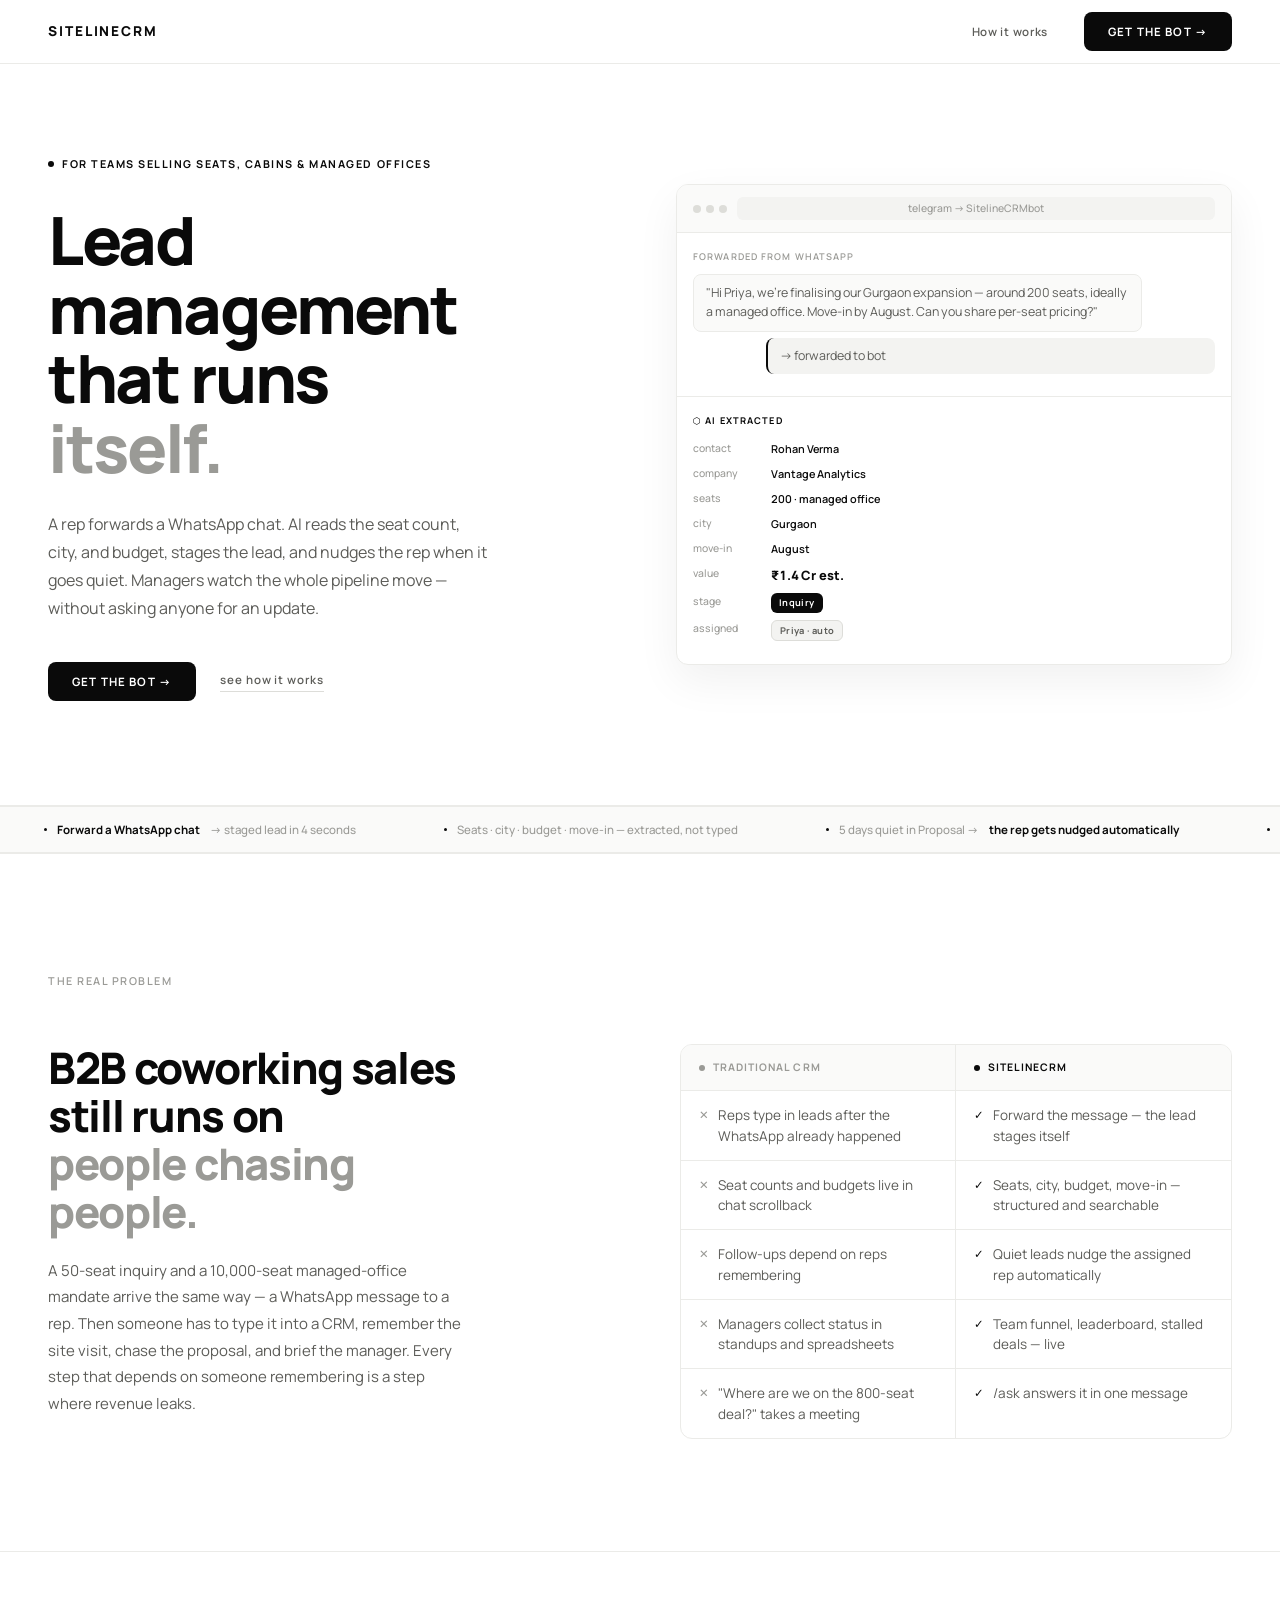
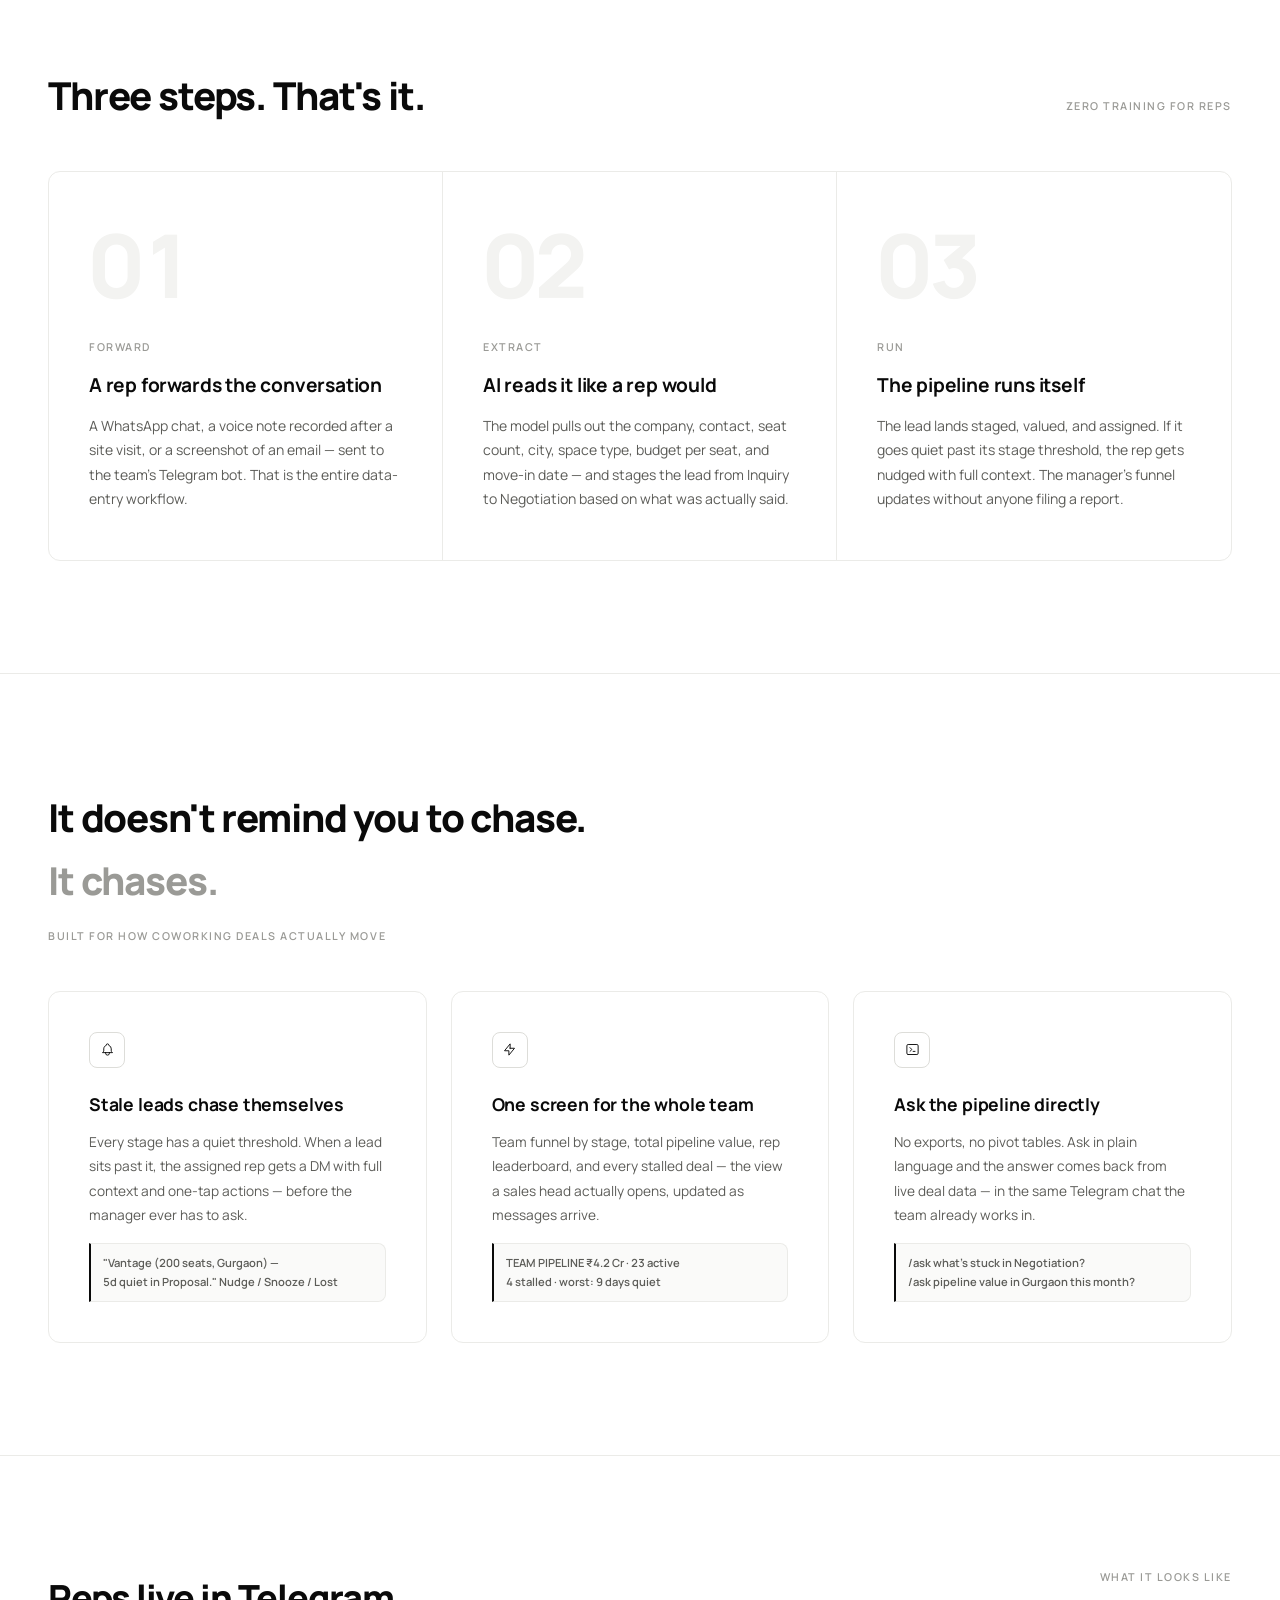
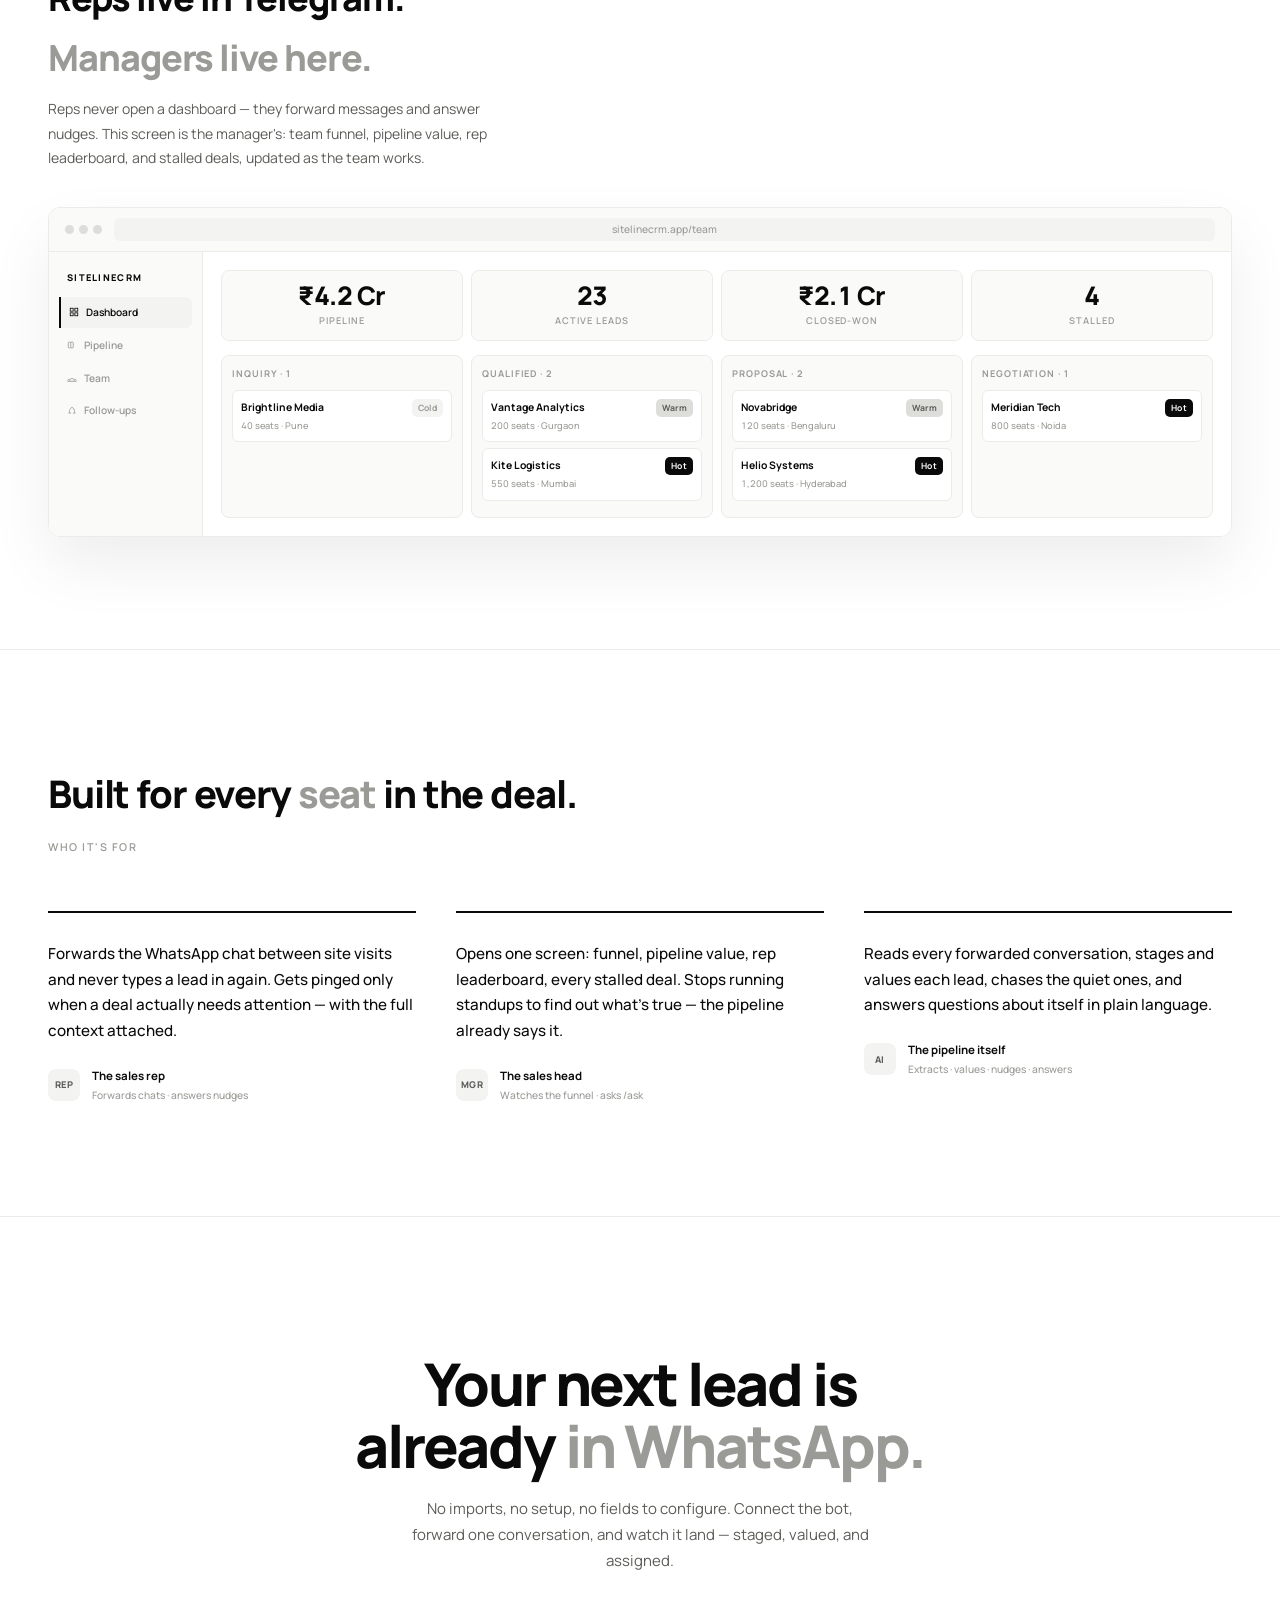
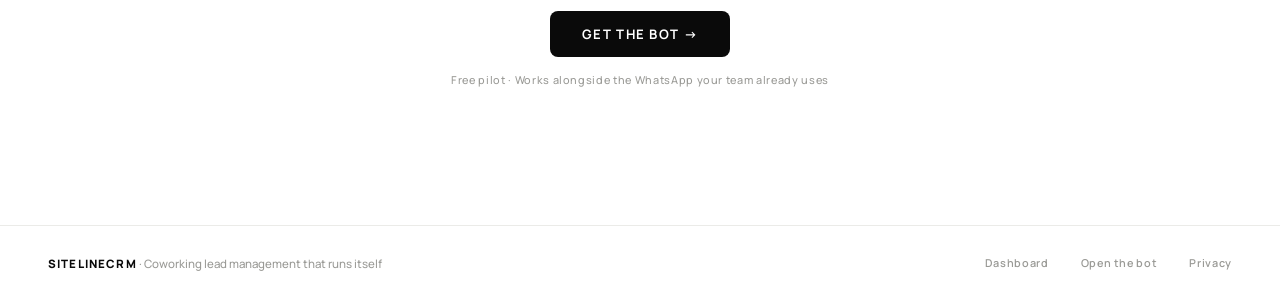
<file: landing/index.html>
<!DOCTYPE html>
<html lang="en">
<head>
  <meta charset="UTF-8" />
  <meta name="viewport" content="width=device-width, initial-scale=1.0" />
  <title>SitelineCRM — Coworking lead management that runs itself</title>
  <meta name="description" content="Forward a WhatsApp message and SitelineCRM stages the lead — seats, city, budget, move-in extracted by AI. Stale leads nudge the rep automatically. Managers see the whole team's pipeline live." />

  <link rel="preconnect" href="https://fonts.googleapis.com" />
  <link rel="preconnect" href="https://fonts.gstatic.com" crossorigin />
  <link href="https://fonts.googleapis.com/css2?family=Manrope:wght@400;500;600;700;800&display=swap" rel="stylesheet" />

  <style>
    /* ── TOKENS ───────────────────────────────────────── */
    :root {
      --bg:        #FFFFFF;
      --surface:   #FAFAF9;
      --surface-2: #F3F3F1;
      --border:    #EBEBE8;
      --border-2:  #DDDDD9;
      --ink:       #0A0A0A;
      --text:      #0A0A0A;
      --text-2:    #5C5C58;
      --text-3:    #9A9A96;
      --sans:      'Manrope', system-ui, sans-serif;
    }

    *, *::before, *::after { box-sizing: border-box; margin: 0; padding: 0; }
    html { scroll-behavior: smooth; }

    body {
      background: var(--bg);
      color: var(--text);
      font-family: var(--sans);
      font-weight: 400;
      line-height: 1.65;
      -webkit-font-smoothing: antialiased;
    }
    a, button { cursor: pointer; }

    ::-webkit-scrollbar { width: 4px; }
    ::-webkit-scrollbar-track { background: var(--bg); }
    ::-webkit-scrollbar-thumb { background: var(--border-2); border-radius: 2px; }

    a:focus-visible, button:focus-visible {
      outline: 2px solid var(--ink);
      outline-offset: 3px;
    }

    /* ── TYPE UTILS ───────────────────────────────────── */
    .label {
      font-size: 0.675rem;
      font-weight: 600;
      letter-spacing: 0.14em;
      text-transform: uppercase;
      color: var(--text-3);
    }
    .label-strong {
      font-size: 0.675rem;
      font-weight: 700;
      letter-spacing: 0.14em;
      text-transform: uppercase;
      color: var(--ink);
    }

    /* ── BUTTONS ──────────────────────────────────────── */
    .btn-primary {
      font-family: var(--sans);
      font-size: 0.72rem;
      font-weight: 700;
      letter-spacing: 0.1em;
      background: var(--ink);
      color: #FFFFFF;
      border: none;
      border-radius: 8px;
      padding: 12px 24px;
      transition: background 0.18s, transform 0.14s;
      display: inline-flex;
      align-items: center;
      gap: 6px;
    }
    .btn-primary:hover { background: #2A2A28; transform: translateY(-1px); }
    .btn-primary:active { transform: translateY(0); }

    .btn-ghost {
      font-family: var(--sans);
      font-size: 0.72rem;
      font-weight: 600;
      color: var(--text-2);
      text-decoration: none;
      letter-spacing: 0.08em;
      border-bottom: 1px solid var(--border-2);
      padding-bottom: 2px;
      transition: color 0.18s, border-color 0.18s;
    }
    .btn-ghost:hover { color: var(--ink); border-color: var(--ink); }

    /* ── NAV ──────────────────────────────────────────── */
    nav {
      position: fixed;
      top: 0; left: 0; right: 0;
      z-index: 100;
      padding: 0 48px;
      height: 64px;
      display: flex;
      align-items: center;
      justify-content: space-between;
      background: rgba(255,255,255,0.92);
      backdrop-filter: blur(12px);
      border-bottom: 1px solid var(--border);
    }
    .nav-logo {
      font-size: 0.85rem;
      font-weight: 800;
      color: var(--ink);
      letter-spacing: 0.14em;
      text-decoration: none;
    }
    .nav-right { display: flex; align-items: center; gap: 36px; }
    .nav-link {
      font-size: 0.72rem;
      font-weight: 600;
      color: var(--text-2);
      text-decoration: none;
      letter-spacing: 0.06em;
      transition: color 0.18s;
    }
    .nav-link:hover { color: var(--ink); }

    /* ── HERO ─────────────────────────────────────────── */
    .hero-wrap {
      border-bottom: 1px solid var(--border);
    }
    .hero {
      max-width: 1280px;
      margin: 0 auto;
      padding: 148px 48px 104px;
      display: grid;
      grid-template-columns: 1fr 1fr;
      gap: 72px;
      align-items: center;
    }

    /* Hero left */
    .hero-tag {
      display: inline-flex;
      align-items: center;
      gap: 8px;
      margin-bottom: 32px;
    }
    .tag-dot {
      width: 6px; height: 6px;
      background: var(--ink);
      border-radius: 50%;
      animation: blink 2s ease infinite;
    }
    @keyframes blink {
      0%,100% { opacity:1; transform:scale(1); }
      50% { opacity:0.45; transform:scale(0.82); }
    }
    .hero-h1 {
      font-size: clamp(46px, 5.2vw, 76px);
      font-weight: 800;
      line-height: 1.04;
      letter-spacing: -0.035em;
      margin-bottom: 28px;
    }
    .hero-h1 em { font-style: normal; color: var(--text-3); }
    .hero-sub {
      font-size: 1rem;
      color: var(--text-2);
      line-height: 1.75;
      max-width: 440px;
      margin-bottom: 40px;
      font-weight: 400;
    }
    .hero-ctas { display: flex; align-items: center; gap: 24px; }

    /* Hero right — pipeline visual */
    .pv {
      background: var(--bg);
      border: 1px solid var(--border);
      border-radius: 12px;
      overflow: hidden;
      box-shadow: 0 16px 44px rgba(10,10,10,0.06);
    }
    .pv-bar {
      padding: 12px 16px;
      border-bottom: 1px solid var(--border);
      display: flex;
      align-items: center;
      gap: 10px;
      background: var(--surface);
    }
    .pv-dots { display: flex; gap: 5px; }
    .pv-dot { width: 8px; height: 8px; border-radius: 50%; }
    .pv-url {
      flex: 1;
      text-align: center;
      font-size: 0.65rem;
      font-weight: 500;
      color: var(--text-3);
      background: var(--surface-2);
      padding: 3px 10px;
      border-radius: 6px;
    }

    /* Chat bubbles */
    .pv-chat { padding: 16px; border-bottom: 1px solid var(--border); }
    .chat-lbl {
      font-size: 0.58rem;
      font-weight: 600;
      letter-spacing: 0.12em;
      color: var(--text-3);
      text-transform: uppercase;
      margin-bottom: 10px;
    }
    .bubble {
      max-width: 86%;
      padding: 9px 12px;
      border-radius: 8px;
      font-size: 0.775rem;
      color: var(--text-2);
      margin-bottom: 6px;
      line-height: 1.5;
      animation: fadein 0.5s ease both;
    }
    .bubble-in  { background: var(--surface); border: 1px solid var(--border); }
    .bubble-out {
      background: var(--surface-2);
      border-left: 2px solid var(--ink);
      margin-left: auto;
    }
    @keyframes fadein {
      from { opacity:0; transform:translateY(6px); }
      to   { opacity:1; transform:translateY(0); }
    }

    /* Extract result */
    .pv-extract { padding: 16px; }
    .extract-lbl {
      font-size: 0.58rem;
      font-weight: 700;
      letter-spacing: 0.12em;
      color: var(--ink);
      text-transform: uppercase;
      margin-bottom: 12px;
    }
    .er {
      display: flex;
      align-items: flex-start;
      gap: 10px;
      margin-bottom: 7px;
    }
    .ek {
      font-size: 0.65rem;
      font-weight: 500;
      color: var(--text-3);
      width: 68px;
      flex-shrink: 0;
      font-variant-numeric: tabular-nums;
    }
    .ev {
      font-size: 0.68rem;
      font-weight: 600;
      color: var(--text);
      font-variant-numeric: tabular-nums;
    }
    .ev.strong { font-size: 0.8rem; font-weight: 800; letter-spacing: -0.01em; }
    .badge {
      display: inline-block;
      font-size: 0.58rem;
      font-weight: 700;
      letter-spacing: 0.04em;
      padding: 2px 8px;
      border-radius: 6px;
    }
    .badge-ink {
      background: var(--ink);
      color: #FFFFFF;
    }
    .badge-soft {
      background: var(--surface-2);
      border: 1px solid var(--border-2);
      color: var(--text-2);
    }

    /* ── REVEAL ANIMATIONS ───────────────────────────── */
    .reveal {
      opacity: 0;
      transform: translateY(14px);
      animation: reveal 0.65s ease both;
    }
    @keyframes reveal {
      to { opacity:1; transform:translateY(0); }
    }
    .d1 { animation-delay: 0.08s; }
    .d2 { animation-delay: 0.2s; }
    .d3 { animation-delay: 0.32s; }
    .d4 { animation-delay: 0.44s; }
    .d5 { animation-delay: 0.56s; }

    /* ── MARQUEE ──────────────────────────────────────── */
    .marquee-wrap {
      border-top: 1px solid var(--border);
      border-bottom: 1px solid var(--border);
      background: var(--surface);
      overflow: hidden;
      padding: 13px 0;
    }
    .marquee-track {
      display: flex;
      width: max-content;
      animation: marquee 30s linear infinite;
    }
    @keyframes marquee {
      from { transform: translateX(0); }
      to   { transform: translateX(-50%); }
    }
    .mi {
      display: flex;
      align-items: center;
      gap: 10px;
      padding: 0 44px;
      font-size: 0.72rem;
      font-weight: 500;
      color: var(--text-3);
      white-space: nowrap;
    }
    .mi .dot { width: 3px; height: 3px; background: var(--ink); border-radius: 50%; flex-shrink: 0; }
    .mi strong { color: var(--text); font-weight: 700; }

    /* ── SECTIONS ─────────────────────────────────────── */
    .sec {
      border-top: 1px solid var(--border);
      padding: 112px 48px;
    }
    .sec-inner { max-width: 1280px; margin: 0 auto; }

    /* ── PROBLEM ──────────────────────────────────────── */
    .prob-grid {
      display: grid;
      grid-template-columns: 1fr 1fr;
      gap: 80px;
      align-items: start;
    }
    .prob-h2 {
      font-size: clamp(32px, 3.4vw, 48px);
      font-weight: 800;
      line-height: 1.1;
      letter-spacing: -0.03em;
      margin-bottom: 22px;
    }
    .prob-h2 em { font-style: normal; color: var(--text-3); }
    .prob-body {
      font-size: 0.9375rem;
      color: var(--text-2);
      line-height: 1.78;
      max-width: 420px;
    }

    .compare { border: 1px solid var(--border); border-radius: 12px; overflow: hidden; }
    .compare-head {
      display: grid;
      grid-template-columns: 1fr 1fr;
      border-bottom: 1px solid var(--border);
      background: var(--surface);
    }
    .compare-col-head {
      padding: 14px 18px;
      display: flex;
      align-items: center;
      gap: 8px;
    }
    .compare-col-head:first-child { border-right: 1px solid var(--border); }
    .ch-dot { width: 6px; height: 6px; border-radius: 50%; flex-shrink: 0; }
    .ch-label {
      font-size: 0.65rem;
      font-weight: 700;
      letter-spacing: 0.1em;
      text-transform: uppercase;
    }
    .compare-row {
      display: grid;
      grid-template-columns: 1fr 1fr;
      border-bottom: 1px solid var(--border);
    }
    .compare-row:last-child { border-bottom: none; }
    .compare-cell {
      padding: 14px 18px;
      display: flex;
      align-items: flex-start;
      gap: 9px;
      font-size: 0.845rem;
      color: var(--text-2);
      line-height: 1.5;
    }
    .compare-cell:first-child { border-right: 1px solid var(--border); }
    .ci {
      font-size: 0.72rem;
      font-weight: 700;
      flex-shrink: 0;
      margin-top: 1px;
    }
    .ci.r { color: var(--text-3); }
    .ci.g { color: var(--ink); }

    /* ── HOW IT WORKS ─────────────────────────────────── */
    .steps {
      display: grid;
      grid-template-columns: repeat(3, 1fr);
      border: 1px solid var(--border);
      border-radius: 12px;
      overflow: hidden;
    }
    .step {
      padding: 48px 40px;
      border-right: 1px solid var(--border);
      transition: background 0.28s;
    }
    .step:last-child { border-right: none; }
    .step:hover { background: var(--surface); }
    .step-num {
      font-size: 88px;
      font-weight: 800;
      line-height: 1;
      letter-spacing: -0.04em;
      color: var(--surface-2);
      margin-bottom: 30px;
      transition: color 0.28s;
      font-variant-numeric: tabular-nums;
    }
    .step:hover .step-num { color: var(--border-2); }
    .step-title {
      font-size: 1.2rem;
      font-weight: 700;
      letter-spacing: -0.01em;
      margin-bottom: 12px;
    }
    .step-body { font-size: 0.875rem; color: var(--text-2); line-height: 1.75; }

    /* ── FEATURES ─────────────────────────────────────── */
    .features {
      display: grid;
      grid-template-columns: repeat(3, 1fr);
      gap: 24px;
    }
    .feature {
      background: var(--bg);
      border: 1px solid var(--border);
      border-radius: 12px;
      padding: 40px;
      transition: border-color 0.22s, box-shadow 0.22s;
    }
    .feature:hover { border-color: var(--border-2); box-shadow: 0 12px 32px rgba(10,10,10,0.05); }
    .feat-icon {
      width: 36px; height: 36px;
      border: 1px solid var(--border-2);
      border-radius: 8px;
      display: flex;
      align-items: center;
      justify-content: center;
      margin-bottom: 22px;
      transition: border-color 0.22s;
    }
    .feature:hover .feat-icon { border-color: var(--ink); }
    .feat-title {
      font-size: 1.1rem;
      font-weight: 700;
      letter-spacing: -0.01em;
      margin-bottom: 11px;
    }
    .feat-body {
      font-size: 0.855rem;
      color: var(--text-2);
      line-height: 1.78;
      margin-bottom: 16px;
    }
    .feat-code {
      font-size: 0.7rem;
      font-weight: 600;
      color: var(--text-2);
      background: var(--surface);
      border: 1px solid var(--border);
      border-left: 2px solid var(--ink);
      border-radius: 0 8px 8px 0;
      padding: 10px 12px;
      line-height: 1.65;
      font-variant-numeric: tabular-nums;
    }

    /* ── DASHBOARD ────────────────────────────────────── */
    .db-wrap {
      border: 1px solid var(--border);
      border-radius: 12px;
      overflow: hidden;
      box-shadow: 0 28px 64px rgba(10,10,10,0.07);
    }
    .db-chrome {
      background: var(--surface);
      border-bottom: 1px solid var(--border);
      padding: 10px 16px;
      display: flex;
      align-items: center;
      gap: 12px;
    }
    .db-dots { display: flex; gap: 5px; }
    .db-dot { width: 9px; height: 9px; border-radius: 50%; }
    .db-url {
      flex: 1;
      text-align: center;
      font-size: 0.64rem;
      font-weight: 500;
      color: var(--text-3);
      background: var(--surface-2);
      padding: 3px 12px;
      border-radius: 6px;
    }
    .db-body { display: flex; background: var(--bg); }
    .db-sidebar {
      width: 154px;
      background: var(--surface);
      border-right: 1px solid var(--border);
      padding: 18px 10px;
      flex-shrink: 0;
    }
    .db-slbl {
      font-size: 0.58rem;
      font-weight: 800;
      letter-spacing: 0.14em;
      text-transform: uppercase;
      color: var(--ink);
      padding: 0 8px;
      margin-bottom: 12px;
    }
    .db-nav {
      display: flex;
      align-items: center;
      gap: 7px;
      padding: 7px 8px;
      font-size: 0.64rem;
      font-weight: 600;
      color: var(--text-3);
      margin-bottom: 2px;
      border-radius: 6px;
    }
    .db-nav.active {
      color: var(--ink);
      background: var(--surface-2);
      border-left: 2px solid var(--ink);
      border-radius: 0 6px 6px 0;
    }
    .db-main { flex: 1; padding: 18px; overflow: hidden; }
    .db-stats {
      display: grid;
      grid-template-columns: repeat(4, 1fr);
      gap: 8px;
      margin-bottom: 14px;
    }
    .db-stat {
      background: var(--surface);
      border: 1px solid var(--border);
      border-radius: 8px;
      padding: 12px;
      text-align: center;
    }
    .db-stat-num {
      font-size: 1.6rem;
      font-weight: 800;
      letter-spacing: -0.02em;
      line-height: 1;
      margin-bottom: 5px;
      font-variant-numeric: tabular-nums;
    }
    .db-stat-lbl {
      font-size: 0.58rem;
      font-weight: 600;
      color: var(--text-3);
      letter-spacing: 0.1em;
      text-transform: uppercase;
    }
    .db-pipe {
      display: grid;
      grid-template-columns: repeat(4, 1fr);
      gap: 8px;
    }
    .db-col {
      background: var(--surface);
      border: 1px solid var(--border);
      border-radius: 8px;
      padding: 10px;
    }
    .db-col-h {
      font-size: 0.58rem;
      font-weight: 700;
      text-transform: uppercase;
      letter-spacing: 0.1em;
      color: var(--text-3);
      margin-bottom: 8px;
    }
    .db-card {
      background: var(--bg);
      border: 1px solid var(--border);
      border-radius: 6px;
      padding: 8px;
      margin-bottom: 6px;
    }
    .db-card-name {
      font-size: 0.65rem;
      font-weight: 700;
      color: var(--text);
      margin-bottom: 2px;
    }
    .db-card-co {
      font-size: 0.58rem;
      font-weight: 500;
      color: var(--text-3);
      font-variant-numeric: tabular-nums;
    }
    .db-badge {
      font-size: 0.54rem;
      font-weight: 700;
      letter-spacing: 0.04em;
      padding: 2px 6px;
      border-radius: 5px;
      float: right;
    }
    .db-hot  { background: var(--ink); color: #FFFFFF; }
    .db-warm { background: var(--border-2); color: var(--text-2); }
    .db-cold { background: var(--surface-2); color: var(--text-3); }

    /* ── TESTIMONIALS ─────────────────────────────────── */
    .testi-grid {
      display: grid;
      grid-template-columns: repeat(3, 1fr);
      gap: 40px;
    }
    .testi {
      border-top: 2px solid var(--ink);
      padding-top: 28px;
    }
    .testi-q {
      font-size: 0.95rem;
      font-weight: 500;
      line-height: 1.7;
      color: var(--text);
      margin-bottom: 22px;
    }
    .testi-who { display: flex; align-items: center; gap: 12px; }
    .testi-av {
      width: 32px; height: 32px;
      background: var(--surface-2);
      border-radius: 8px;
      display: flex;
      align-items: center;
      justify-content: center;
      font-size: 0.58rem;
      font-weight: 800;
      letter-spacing: 0.06em;
      color: var(--text-2);
      flex-shrink: 0;
    }
    .testi-name {
      font-size: 0.72rem;
      font-weight: 700;
      color: var(--text);
    }
    .testi-role {
      font-size: 0.64rem;
      font-weight: 500;
      color: var(--text-3);
      margin-top: 2px;
    }

    /* ── CTA ──────────────────────────────────────────── */
    .cta-sec {
      border-top: 1px solid var(--border);
      padding: 136px 48px;
      text-align: center;
    }
    .cta-h2 {
      font-size: clamp(38px, 4.6vw, 64px);
      font-weight: 800;
      line-height: 1.06;
      letter-spacing: -0.035em;
      margin-bottom: 18px;
    }
    .cta-h2 em { font-style: normal; color: var(--text-3); }
    .cta-sub {
      font-size: 0.9375rem;
      color: var(--text-2);
      line-height: 1.75;
      max-width: 460px;
      margin: 0 auto 36px;
    }
    .cta-note {
      margin-top: 14px;
      font-size: 0.68rem;
      font-weight: 500;
      color: var(--text-3);
      letter-spacing: 0.06em;
    }

    /* ── FOOTER ───────────────────────────────────────── */
    footer {
      border-top: 1px solid var(--border);
      padding: 28px 48px;
      display: flex;
      align-items: center;
      justify-content: space-between;
    }
    .foot-brand {
      font-size: 0.72rem;
      font-weight: 500;
      color: var(--text-3);
    }
    .foot-brand strong { color: var(--text); font-weight: 800; letter-spacing: 0.1em; }
    .foot-links { display: flex; align-items: center; gap: 32px; }
    .foot-link {
      font-size: 0.68rem;
      font-weight: 600;
      color: var(--text-3);
      text-decoration: none;
      letter-spacing: 0.06em;
      transition: color 0.18s;
    }
    .foot-link:hover { color: var(--ink); }

    /* ── MODAL ────────────────────────────────────────── */
    #signup-modal {
      position: fixed;
      inset: 0;
      z-index: 200;
      display: flex;
      align-items: center;
      justify-content: center;
      padding: 24px;
      background: rgba(10,10,10,0.4);
      backdrop-filter: blur(8px);
      opacity: 0;
      pointer-events: none;
      transition: opacity 0.18s;
    }
    #signup-modal.open { opacity: 1; pointer-events: all; }
    .modal-box {
      background: var(--bg);
      border: 1px solid var(--border);
      border-radius: 14px;
      box-shadow: 0 32px 80px rgba(10,10,10,0.14);
      padding: 36px;
      width: 100%;
      max-width: 410px;
      position: relative;
    }
    .modal-close {
      position: absolute;
      top: 18px; right: 18px;
      background: none;
      border: none;
      color: var(--text-3);
      font-size: 1.2rem;
      line-height: 1;
      padding: 4px;
      transition: color 0.18s;
    }
    .modal-close:hover { color: var(--ink); }
    .modal-title {
      font-size: 1.25rem;
      font-weight: 800;
      letter-spacing: -0.02em;
      margin-bottom: 5px;
    }
    .modal-sub {
      font-size: 0.72rem;
      font-weight: 500;
      color: var(--text-3);
      margin-bottom: 26px;
    }
    .modal-field {
      width: 100%;
      background: var(--surface);
      border: 1px solid var(--border-2);
      border-radius: 8px;
      color: var(--text);
      font-family: var(--sans);
      font-size: 0.8rem;
      font-weight: 500;
      padding: 12px 14px;
      margin-bottom: 9px;
      outline: none;
      transition: border-color 0.18s;
    }
    .modal-field::placeholder { color: var(--text-3); }
    .modal-field:focus { border-color: var(--ink); }
    .modal-btn {
      width: 100%;
      background: var(--ink);
      color: #FFFFFF;
      border: none;
      border-radius: 8px;
      font-family: var(--sans);
      font-size: 0.75rem;
      font-weight: 700;
      letter-spacing: 0.1em;
      padding: 14px;
      display: flex;
      align-items: center;
      justify-content: center;
      gap: 8px;
      transition: background 0.18s;
    }
    .modal-btn:hover { background: #2A2A28; }
    .modal-btn:disabled { opacity: 0.5; cursor: not-allowed; }
    .modal-error {
      display: none;
      margin-top: 10px;
      font-size: 0.7rem;
      font-weight: 600;
      color: #B91C1C;
      background: #FDF3F2;
      border: 1px solid #F3DBD8;
      border-radius: 8px;
      padding: 9px 12px;
    }
    .modal-success { display: none; margin-top: 14px; }
    .modal-success-box {
      background: #F5F9F5;
      border: 1px solid #DCE8DC;
      border-radius: 8px;
      padding: 14px;
      margin-bottom: 12px;
    }
    .ms-title {
      font-size: 0.7rem;
      font-weight: 700;
      color: #15803D;
      letter-spacing: 0.08em;
      margin-bottom: 4px;
    }
    .ms-body {
      font-size: 0.66rem;
      font-weight: 500;
      color: var(--text-2);
      line-height: 1.6;
    }
    .modal-dash-btn {
      display: flex;
      align-items: center;
      justify-content: center;
      gap: 8px;
      width: 100%;
      background: var(--ink);
      color: #FFFFFF;
      border-radius: 8px;
      font-size: 0.72rem;
      font-weight: 700;
      letter-spacing: 0.08em;
      padding: 13px;
      text-decoration: none;
      transition: background 0.18s;
    }
    .modal-dash-btn:hover { background: #2A2A28; }

    @keyframes spin {
      from { transform: rotate(0deg); }
      to   { transform: rotate(360deg); }
    }

    /* ── RESPONSIVE ───────────────────────────────────── */
    @media (max-width: 960px) {
      nav { padding: 0 24px; }
      .nav-link { display: none; }
      .hero { grid-template-columns: 1fr; gap: 44px; padding: 108px 24px 64px; }
      .hero-right { order: -1; }
      .hero-h1 { font-size: clamp(40px, 8.5vw, 58px); }
      .sec { padding: 72px 24px; }
      .prob-grid { grid-template-columns: 1fr; gap: 44px; }
      .steps { grid-template-columns: 1fr; }
      .step { border-right: none; border-bottom: 1px solid var(--border); }
      .step:last-child { border-bottom: none; }
      .features { grid-template-columns: 1fr; }
      .testi-grid { grid-template-columns: 1fr; gap: 28px; }
      .db-sidebar { display: none; }
      .db-stats { grid-template-columns: repeat(2, 1fr); }
      .db-pipe { grid-template-columns: repeat(2, 1fr); }
      footer { flex-direction: column; gap: 18px; text-align: center; }
      .cta-sec { padding: 80px 24px; }
    }
    @media (max-width: 580px) {
      .hero-ctas { flex-direction: column; align-items: flex-start; }
      .db-stats { grid-template-columns: repeat(2, 1fr); }
      .foot-links { flex-wrap: wrap; justify-content: center; gap: 18px; }
      .compare-head { grid-template-columns: 1fr; }
      .compare-col-head:first-child { border-right: none; border-bottom: 1px solid var(--border); }
      .compare-row { grid-template-columns: 1fr; }
      .compare-cell:first-child { border-right: none; border-bottom: 1px solid var(--border); }
    }
  </style>
</head>

<body>

<!-- ── NAV ──────────────────────────────────────────────── -->
<nav>
  <a href="#" class="nav-logo">SITELINECRM</a>
  <div class="nav-right">
    <a href="#how-it-works" class="nav-link">How it works</a>
    <button class="btn-primary" onclick="openModal()">GET THE BOT →</button>
  </div>
</nav>

<!-- ── HERO ─────────────────────────────────────────────── -->
<div class="hero-wrap">
  <div class="hero">
    <div>
      <div class="hero-tag reveal d1">
        <span class="tag-dot"></span>
        <span class="label-strong">For teams selling seats, cabins &amp; managed offices</span>
      </div>
      <h1 class="hero-h1 reveal d2">
        Lead management<br />
        that runs<br />
        <em>itself.</em>
      </h1>
      <p class="hero-sub reveal d3">
        A rep forwards a WhatsApp chat. AI reads the seat count, city, and budget,
        stages the lead, and nudges the rep when it goes quiet. Managers watch the
        whole pipeline move — without asking anyone for an update.
      </p>
      <div class="hero-ctas reveal d4">
        <button class="btn-primary" onclick="openModal()">GET THE BOT →</button>
        <a href="#how-it-works" class="btn-ghost">see how it works</a>
      </div>
    </div>

    <div class="reveal d5">
      <div class="pv">
        <div class="pv-bar">
          <div class="pv-dots">
            <div class="pv-dot" style="background:var(--border-2)"></div>
            <div class="pv-dot" style="background:var(--border-2)"></div>
            <div class="pv-dot" style="background:var(--border-2)"></div>
          </div>
          <div class="pv-url">telegram → SitelineCRMbot</div>
        </div>
        <div class="pv-chat">
          <div class="chat-lbl">Forwarded from WhatsApp</div>
          <div class="bubble bubble-in" style="animation-delay:0.9s">"Hi Priya, we're finalising our Gurgaon expansion — around 200 seats, ideally a managed office. Move-in by August. Can you share per-seat pricing?"</div>
          <div class="bubble bubble-out" style="animation-delay:1.2s">→ forwarded to bot</div>
        </div>
        <div class="pv-extract">
          <div class="extract-lbl">⬡ AI extracted</div>
          <div class="er"><span class="ek">contact</span><span class="ev">Rohan Verma</span></div>
          <div class="er"><span class="ek">company</span><span class="ev">Vantage Analytics</span></div>
          <div class="er"><span class="ek">seats</span><span class="ev">200 · managed office</span></div>
          <div class="er"><span class="ek">city</span><span class="ev">Gurgaon</span></div>
          <div class="er"><span class="ek">move-in</span><span class="ev">August</span></div>
          <div class="er"><span class="ek">value</span><span class="ev strong">₹1.4 Cr est.</span></div>
          <div class="er"><span class="ek">stage</span><span class="ev"><span class="badge badge-ink">Inquiry</span></span></div>
          <div class="er"><span class="ek">assigned</span><span class="ev"><span class="badge badge-soft">Priya · auto</span></span></div>
        </div>
      </div>
    </div>
  </div>
</div>

<!-- ── MARQUEE ───────────────────────────────────────────── -->
<div class="marquee-wrap">
  <div class="marquee-track">
    <div class="mi"><span class="dot"></span><strong>Forward a WhatsApp chat</strong> → staged lead in 4 seconds</div>
    <div class="mi"><span class="dot"></span>Seats · city · budget · move-in — extracted, not typed</div>
    <div class="mi"><span class="dot"></span>5 days quiet in Proposal → <strong>the rep gets nudged automatically</strong></div>
    <div class="mi"><span class="dot"></span><strong>/ask what's stuck in Negotiation?</strong> → answered from live pipeline</div>
    <div class="mi"><span class="dot"></span>Works on WhatsApp forwards · Voice notes · Screenshots</div>
    <div class="mi"><span class="dot"></span>One screen for managers: funnel · leaderboard · stalled deals</div>
    <!-- duplicate for seamless loop -->
    <div class="mi"><span class="dot"></span><strong>Forward a WhatsApp chat</strong> → staged lead in 4 seconds</div>
    <div class="mi"><span class="dot"></span>Seats · city · budget · move-in — extracted, not typed</div>
    <div class="mi"><span class="dot"></span>5 days quiet in Proposal → <strong>the rep gets nudged automatically</strong></div>
    <div class="mi"><span class="dot"></span><strong>/ask what's stuck in Negotiation?</strong> → answered from live pipeline</div>
    <div class="mi"><span class="dot"></span>Works on WhatsApp forwards · Voice notes · Screenshots</div>
    <div class="mi"><span class="dot"></span>One screen for managers: funnel · leaderboard · stalled deals</div>
  </div>
</div>

<!-- ── PROBLEM ───────────────────────────────────────────── -->
<div class="sec">
  <div class="sec-inner">
    <div style="margin-bottom:52px"><span class="label">The real problem</span></div>
    <div class="prob-grid">
      <div>
        <h2 class="prob-h2">
          B2B coworking sales<br />
          still runs on<br />
          <em>people chasing<br />people.</em>
        </h2>
        <p class="prob-body">
          A 50-seat inquiry and a 10,000-seat managed-office mandate arrive the same way — a WhatsApp message to a rep. Then someone has to type it into a CRM, remember the site visit, chase the proposal, and brief the manager. Every step that depends on someone remembering is a step where revenue leaks.
        </p>
      </div>
      <div>
        <div class="compare">
          <div class="compare-head">
            <div class="compare-col-head">
              <span class="ch-dot" style="background:var(--text-3)"></span>
              <span class="ch-label" style="color:var(--text-3)">Traditional CRM</span>
            </div>
            <div class="compare-col-head">
              <span class="ch-dot" style="background:var(--ink)"></span>
              <span class="ch-label" style="color:var(--ink)">SitelineCRM</span>
            </div>
          </div>
          <div class="compare-row">
            <div class="compare-cell"><span class="ci r">✕</span>Reps type in leads after the WhatsApp already happened</div>
            <div class="compare-cell"><span class="ci g">✓</span>Forward the message — the lead stages itself</div>
          </div>
          <div class="compare-row">
            <div class="compare-cell"><span class="ci r">✕</span>Seat counts and budgets live in chat scrollback</div>
            <div class="compare-cell"><span class="ci g">✓</span>Seats, city, budget, move-in — structured and searchable</div>
          </div>
          <div class="compare-row">
            <div class="compare-cell"><span class="ci r">✕</span>Follow-ups depend on reps remembering</div>
            <div class="compare-cell"><span class="ci g">✓</span>Quiet leads nudge the assigned rep automatically</div>
          </div>
          <div class="compare-row">
            <div class="compare-cell"><span class="ci r">✕</span>Managers collect status in standups and spreadsheets</div>
            <div class="compare-cell"><span class="ci g">✓</span>Team funnel, leaderboard, stalled deals — live</div>
          </div>
          <div class="compare-row">
            <div class="compare-cell"><span class="ci r">✕</span>"Where are we on the 800-seat deal?" takes a meeting</div>
            <div class="compare-cell"><span class="ci g">✓</span>/ask answers it in one message</div>
          </div>
        </div>
      </div>
    </div>
  </div>
</div>

<!-- ── HOW IT WORKS ──────────────────────────────────────── -->
<div class="sec" id="how-it-works">
  <div class="sec-inner">
    <div style="display:flex;align-items:baseline;justify-content:space-between;margin-bottom:44px;flex-wrap:wrap;gap:12px">
      <h2 style="font-size:clamp(28px,3vw,40px);font-weight:800;letter-spacing:-0.03em">Three steps. That's it.</h2>
      <span class="label">Zero training for reps</span>
    </div>
    <div class="steps">
      <div class="step">
        <div class="step-num">01</div>
        <span class="label" style="display:block;margin-bottom:14px">Forward</span>
        <h3 class="step-title">A rep forwards the conversation</h3>
        <p class="step-body">A WhatsApp chat, a voice note recorded after a site visit, or a screenshot of an email — sent to the team's Telegram bot. That is the entire data-entry workflow.</p>
      </div>
      <div class="step">
        <div class="step-num">02</div>
        <span class="label" style="display:block;margin-bottom:14px">Extract</span>
        <h3 class="step-title">AI reads it like a rep would</h3>
        <p class="step-body">The model pulls out the company, contact, seat count, city, space type, budget per seat, and move-in date — and stages the lead from Inquiry to Negotiation based on what was actually said.</p>
      </div>
      <div class="step">
        <div class="step-num">03</div>
        <span class="label" style="display:block;margin-bottom:14px">Run</span>
        <h3 class="step-title">The pipeline runs itself</h3>
        <p class="step-body">The lead lands staged, valued, and assigned. If it goes quiet past its stage threshold, the rep gets nudged with full context. The manager's funnel updates without anyone filing a report.</p>
      </div>
    </div>
  </div>
</div>

<!-- ── FEATURES ──────────────────────────────────────────── -->
<div class="sec">
  <div class="sec-inner">
    <div style="margin-bottom:44px">
      <h2 style="font-size:clamp(28px,3vw,42px);font-weight:800;letter-spacing:-0.03em;margin-bottom:8px">It doesn't remind you to chase.<br /><em style="font-style:normal;color:var(--text-3)">It chases.</em></h2>
      <span class="label">Built for how coworking deals actually move</span>
    </div>
    <div class="features">
      <div class="feature">
        <div class="feat-icon">
          <svg width="15" height="15" viewBox="0 0 24 24" fill="none" stroke="currentColor" stroke-width="1.5" style="color:var(--ink)">
            <path stroke-linecap="round" stroke-linejoin="round" d="M15 17h5l-1.405-1.405A2.032 2.032 0 0118 14.158V11a6.002 6.002 0 00-4-5.659V5a2 2 0 10-4 0v.341C7.67 6.165 6 8.388 6 11v3.159c0 .538-.214 1.055-.595 1.436L4 17h5m6 0v1a3 3 0 11-6 0v-1m6 0H9"/>
          </svg>
        </div>
        <h3 class="feat-title">Stale leads chase themselves</h3>
        <p class="feat-body">Every stage has a quiet threshold. When a lead sits past it, the assigned rep gets a DM with full context and one-tap actions — before the manager ever has to ask.</p>
        <div class="feat-code">"Vantage (200 seats, Gurgaon) —<br/>5d quiet in Proposal." Nudge / Snooze / Lost</div>
      </div>
      <div class="feature">
        <div class="feat-icon">
          <svg width="15" height="15" viewBox="0 0 24 24" fill="none" stroke="currentColor" stroke-width="1.5" style="color:var(--ink)">
            <path stroke-linecap="round" stroke-linejoin="round" d="M13 10V3L4 14h7v7l9-11h-7z"/>
          </svg>
        </div>
        <h3 class="feat-title">One screen for the whole team</h3>
        <p class="feat-body">Team funnel by stage, total pipeline value, rep leaderboard, and every stalled deal — the view a sales head actually opens, updated as messages arrive.</p>
        <div class="feat-code">TEAM PIPELINE ₹4.2 Cr · 23 active<br/>4 stalled · worst: 9 days quiet</div>
      </div>
      <div class="feature">
        <div class="feat-icon">
          <svg width="15" height="15" viewBox="0 0 24 24" fill="none" stroke="currentColor" stroke-width="1.5" style="color:var(--ink)">
            <path stroke-linecap="round" stroke-linejoin="round" d="M8 9l3 3-3 3m5 0h3M5 20h14a2 2 0 002-2V6a2 2 0 00-2-2H5a2 2 0 00-2 2v12a2 2 0 002 2z"/>
          </svg>
        </div>
        <h3 class="feat-title">Ask the pipeline directly</h3>
        <p class="feat-body">No exports, no pivot tables. Ask in plain language and the answer comes back from live deal data — in the same Telegram chat the team already works in.</p>
        <div class="feat-code">/ask what's stuck in Negotiation?<br/>/ask pipeline value in Gurgaon this month?</div>
      </div>
    </div>
  </div>
</div>

<!-- ── DASHBOARD PREVIEW ──────────────────────────────────── -->
<div class="sec">
  <div class="sec-inner">
    <div style="display:flex;align-items:flex-start;justify-content:space-between;margin-bottom:36px;gap:24px;flex-wrap:wrap">
      <div>
        <h2 style="font-size:clamp(24px,3vw,36px);font-weight:800;letter-spacing:-0.03em;margin-bottom:10px">Reps live in Telegram.<br /><em style="font-style:normal;color:var(--text-3)">Managers live here.</em></h2>
        <p style="font-size:0.875rem;color:var(--text-2);max-width:440px;line-height:1.75">Reps never open a dashboard — they forward messages and answer nudges. This screen is the manager's: team funnel, pipeline value, rep leaderboard, and stalled deals, updated as the team works.</p>
      </div>
      <span class="label" style="flex-shrink:0">What it looks like</span>
    </div>

    <div class="db-wrap">
      <div class="db-chrome">
        <div class="db-dots">
          <div class="db-dot" style="background:var(--border-2)"></div>
          <div class="db-dot" style="background:var(--border-2)"></div>
          <div class="db-dot" style="background:var(--border-2)"></div>
        </div>
        <div class="db-url">sitelinecrm.app/team</div>
      </div>
      <div class="db-body">
        <div class="db-sidebar">
          <div class="db-slbl">SitelineCRM</div>
          <div class="db-nav active">
            <svg width="10" height="10" viewBox="0 0 24 24" fill="none" stroke="currentColor" stroke-width="2"><rect x="3" y="3" width="7" height="7"/><rect x="14" y="3" width="7" height="7"/><rect x="14" y="14" width="7" height="7"/><rect x="3" y="14" width="7" height="7"/></svg>
            Dashboard
          </div>
          <div class="db-nav">
            <svg width="10" height="10" viewBox="0 0 24 24" fill="none" stroke="currentColor" stroke-width="2"><path d="M9 17V7m0 10a2 2 0 01-2 2H5a2 2 0 01-2-2V7a2 2 0 012-2h2a2 2 0 012 2m0 10a2 2 0 002 2h2a2 2 0 002-2M9 7a2 2 0 012-2h2a2 2 0 012 2m0 10V7"/></svg>
            Pipeline
          </div>
          <div class="db-nav">
            <svg width="10" height="10" viewBox="0 0 24 24" fill="none" stroke="currentColor" stroke-width="2"><path d="M17 20h5v-2a3 3 0 00-5.356-1.857M17 20H7m10 0v-2c0-.656-.126-1.283-.356-1.857M7 20H2v-2a3 3 0 015.356-1.857M7 20v-2c0-.656.126-1.283.356-1.857m0 0a5.002 5.002 0 019.288 0"/></svg>
            Team
          </div>
          <div class="db-nav">
            <svg width="10" height="10" viewBox="0 0 24 24" fill="none" stroke="currentColor" stroke-width="2"><path stroke-linecap="round" stroke-linejoin="round" d="M15 17h5l-1.405-1.405A2.032 2.032 0 0118 14.158V11a6.002 6.002 0 00-4-5.659V5a2 2 0 10-4 0v.341C7.67 6.165 6 8.388 6 11v3.159c0 .538-.214 1.055-.595 1.436L4 17h5"/></svg>
            Follow-ups
          </div>
        </div>
        <div class="db-main">
          <div class="db-stats">
            <div class="db-stat">
              <div class="db-stat-num" style="color:var(--ink)">₹4.2 Cr</div>
              <div class="db-stat-lbl">Pipeline</div>
            </div>
            <div class="db-stat">
              <div class="db-stat-num" style="color:var(--ink)">23</div>
              <div class="db-stat-lbl">Active Leads</div>
            </div>
            <div class="db-stat">
              <div class="db-stat-num" style="color:var(--ink)">₹2.1 Cr</div>
              <div class="db-stat-lbl">Closed-Won</div>
            </div>
            <div class="db-stat">
              <div class="db-stat-num" style="color:var(--ink)">4</div>
              <div class="db-stat-lbl">Stalled</div>
            </div>
          </div>
          <div class="db-pipe">
            <div class="db-col">
              <div class="db-col-h">Inquiry · 1</div>
              <div class="db-card">
                <span class="db-badge db-cold">Cold</span>
                <div class="db-card-name">Brightline Media</div>
                <div class="db-card-co">40 seats · Pune</div>
              </div>
            </div>
            <div class="db-col">
              <div class="db-col-h">Qualified · 2</div>
              <div class="db-card">
                <span class="db-badge db-warm">Warm</span>
                <div class="db-card-name">Vantage Analytics</div>
                <div class="db-card-co">200 seats · Gurgaon</div>
              </div>
              <div class="db-card">
                <span class="db-badge db-hot">Hot</span>
                <div class="db-card-name">Kite Logistics</div>
                <div class="db-card-co">550 seats · Mumbai</div>
              </div>
            </div>
            <div class="db-col">
              <div class="db-col-h">Proposal · 2</div>
              <div class="db-card">
                <span class="db-badge db-warm">Warm</span>
                <div class="db-card-name">Novabridge</div>
                <div class="db-card-co">120 seats · Bengaluru</div>
              </div>
              <div class="db-card">
                <span class="db-badge db-hot">Hot</span>
                <div class="db-card-name">Helio Systems</div>
                <div class="db-card-co">1,200 seats · Hyderabad</div>
              </div>
            </div>
            <div class="db-col">
              <div class="db-col-h">Negotiation · 1</div>
              <div class="db-card">
                <span class="db-badge db-hot">Hot</span>
                <div class="db-card-name">Meridian Tech</div>
                <div class="db-card-co">800 seats · Noida</div>
              </div>
            </div>
          </div>
        </div>
      </div>
    </div>
  </div>
</div>

<!-- ── TESTIMONIALS ──────────────────────────────────────── -->
<div class="sec">
  <div class="sec-inner">
    <div style="margin-bottom:52px">
      <h2 style="font-size:clamp(24px,3vw,38px);font-weight:800;letter-spacing:-0.03em;margin-bottom:8px">Built for every <em style="font-style:normal;color:var(--text-3)">seat</em> in the deal.</h2>
      <span class="label">Who it's for</span>
    </div>
    <div class="testi-grid">
      <div class="testi">
        <p class="testi-q">Forwards the WhatsApp chat between site visits and never types a lead in again. Gets pinged only when a deal actually needs attention — with the full context attached.</p>
        <div class="testi-who">
          <div class="testi-av">REP</div>
          <div>
            <div class="testi-name">The sales rep</div>
            <div class="testi-role">Forwards chats · answers nudges</div>
          </div>
        </div>
      </div>
      <div class="testi">
        <p class="testi-q">Opens one screen: funnel, pipeline value, rep leaderboard, every stalled deal. Stops running standups to find out what's true — the pipeline already says it.</p>
        <div class="testi-who">
          <div class="testi-av">MGR</div>
          <div>
            <div class="testi-name">The sales head</div>
            <div class="testi-role">Watches the funnel · asks /ask</div>
          </div>
        </div>
      </div>
      <div class="testi">
        <p class="testi-q">Reads every forwarded conversation, stages and values each lead, chases the quiet ones, and answers questions about itself in plain language.</p>
        <div class="testi-who">
          <div class="testi-av">AI</div>
          <div>
            <div class="testi-name">The pipeline itself</div>
            <div class="testi-role">Extracts · values · nudges · answers</div>
          </div>
        </div>
      </div>
    </div>
  </div>
</div>

<!-- ── CTA ───────────────────────────────────────────────── -->
<div class="cta-sec">
  <h2 class="cta-h2">
    Your next lead is<br />
    already <em>in WhatsApp.</em>
  </h2>
  <p class="cta-sub">No imports, no setup, no fields to configure. Connect the bot, forward one conversation, and watch it land — staged, valued, and assigned.</p>
  <button class="btn-primary" onclick="openModal()" style="font-size:0.82rem;padding:14px 32px">GET THE BOT →</button>
  <p class="cta-note">Free pilot · Works alongside the WhatsApp your team already uses</p>
</div>

<!-- ── FOOTER ────────────────────────────────────────────── -->
<footer>
  <div class="foot-brand">
    <strong>SITELINECRM</strong> · Coworking lead management that runs itself
  </div>
  <div class="foot-links">
    <a href="dashboard/" class="foot-link">Dashboard</a>
    <a href="https://t.me/SitelineCRMbot" target="_blank" rel="noopener noreferrer" class="foot-link">Open the bot</a>
    <a href="privacy.html" class="foot-link">Privacy</a>
  </div>
</footer>

<!-- ── MODAL ─────────────────────────────────────────────── -->
<div id="signup-modal" onclick="handleModalBg(event)">
  <div class="modal-box">
    <button class="modal-close" onclick="closeModal()">×</button>
    <h3 class="modal-title">Get started with SitelineCRM</h3>
    <p class="modal-sub">Your team's Telegram bot link — in seconds.</p>
    <form id="signup-form" novalidate>
      <input type="text"  id="field-name"    class="modal-field" placeholder="First Name" required />
      <input type="email" id="field-email"   class="modal-field" placeholder="Email"      required />
      <input type="text"  id="field-company" class="modal-field" placeholder="Company"    required />
      <button type="submit" id="signup-btn" class="modal-btn">
        <span id="btn-text">GET MY BOT LINK</span>
        <svg id="btn-spinner" width="13" height="13" viewBox="0 0 24 24" fill="none" stroke="currentColor" stroke-width="2.5" style="display:none;animation:spin 0.75s linear infinite">
          <path d="M12 2v4M12 18v4M4.93 4.93l2.83 2.83M16.24 16.24l2.83 2.83M2 12h4M18 12h4M4.93 19.07l2.83-2.83M16.24 7.76l2.83-2.83"/>
        </svg>
      </button>
    </form>
    <div id="signup-error" class="modal-error"></div>
    <div id="signup-success" class="modal-success">
      <div class="modal-success-box">
        <div class="ms-title">✓ YOU'RE ALL SET</div>
        <div class="ms-body">Your bot is ready. The dashboard will show you how to forward your first lead — takes 30 seconds.</div>
      </div>
      <a id="dashboard-link" href="dashboard/" class="modal-dash-btn">
        CONTINUE TO DASHBOARD →
      </a>
    </div>
  </div>
</div>

<!-- ── SCRIPTS ───────────────────────────────────────────── -->
<script>
  const RAILWAY_URL = "https://founder-crm-bot-production.up.railway.app";

  function openModal() {
    document.getElementById('signup-modal').classList.add('open');
    document.body.style.overflow = 'hidden';
  }
  function closeModal() {
    document.getElementById('signup-modal').classList.remove('open');
    document.body.style.overflow = '';
  }
  function handleModalBg(e) {
    if (e.target === document.getElementById('signup-modal')) closeModal();
  }
  document.addEventListener('keydown', e => { if (e.key === 'Escape') closeModal(); });

  const form         = document.getElementById('signup-form');
  const btn          = document.getElementById('signup-btn');
  const btnText      = document.getElementById('btn-text');
  const spinner      = document.getElementById('btn-spinner');
  const successDiv   = document.getElementById('signup-success');
  const errorDiv     = document.getElementById('signup-error');
  const dashLink     = document.getElementById('dashboard-link');

  form.addEventListener('submit', async e => {
    e.preventDefault();
    const firstName = document.getElementById('field-name').value.trim();
    const email     = document.getElementById('field-email').value.trim();
    const company   = document.getElementById('field-company').value.trim();

    if (!firstName || !email || !company) {
      errorDiv.textContent = 'Please fill in all fields.';
      errorDiv.style.display = 'block';
      return;
    }
    if (!/^[^\s@]+@[^\s@]+\.[^\s@]+$/.test(email)) {
      errorDiv.textContent = 'Please enter a valid email address.';
      errorDiv.style.display = 'block';
      return;
    }

    errorDiv.style.display = 'none';
    successDiv.style.display = 'none';
    btn.disabled = true;
    btnText.textContent = 'SETTING UP YOUR BOT...';
    spinner.style.display = 'block';

    try {
      const res = await fetch(`${RAILWAY_URL}/register`, {
        method: 'POST',
        headers: { 'Content-Type': 'application/json' },
        body: JSON.stringify({ first_name: firstName, email, company })
      });
      if (!res.ok) throw new Error(`${res.status}`);
      const data = await res.json();
      form.style.display = 'none';
      dashLink.href = `https://argaur.github.io/siteline-crm/dashboard/?uid=${data.user_id}`;
      successDiv.style.display = 'block';
    } catch {
      errorDiv.textContent = 'Something went wrong. Please try again.';
      errorDiv.style.display = 'block';
      btn.disabled = false;
      btnText.textContent = 'GET MY BOT LINK';
      spinner.style.display = 'none';
    }
  });
</script>

</body>
</html>
</file>
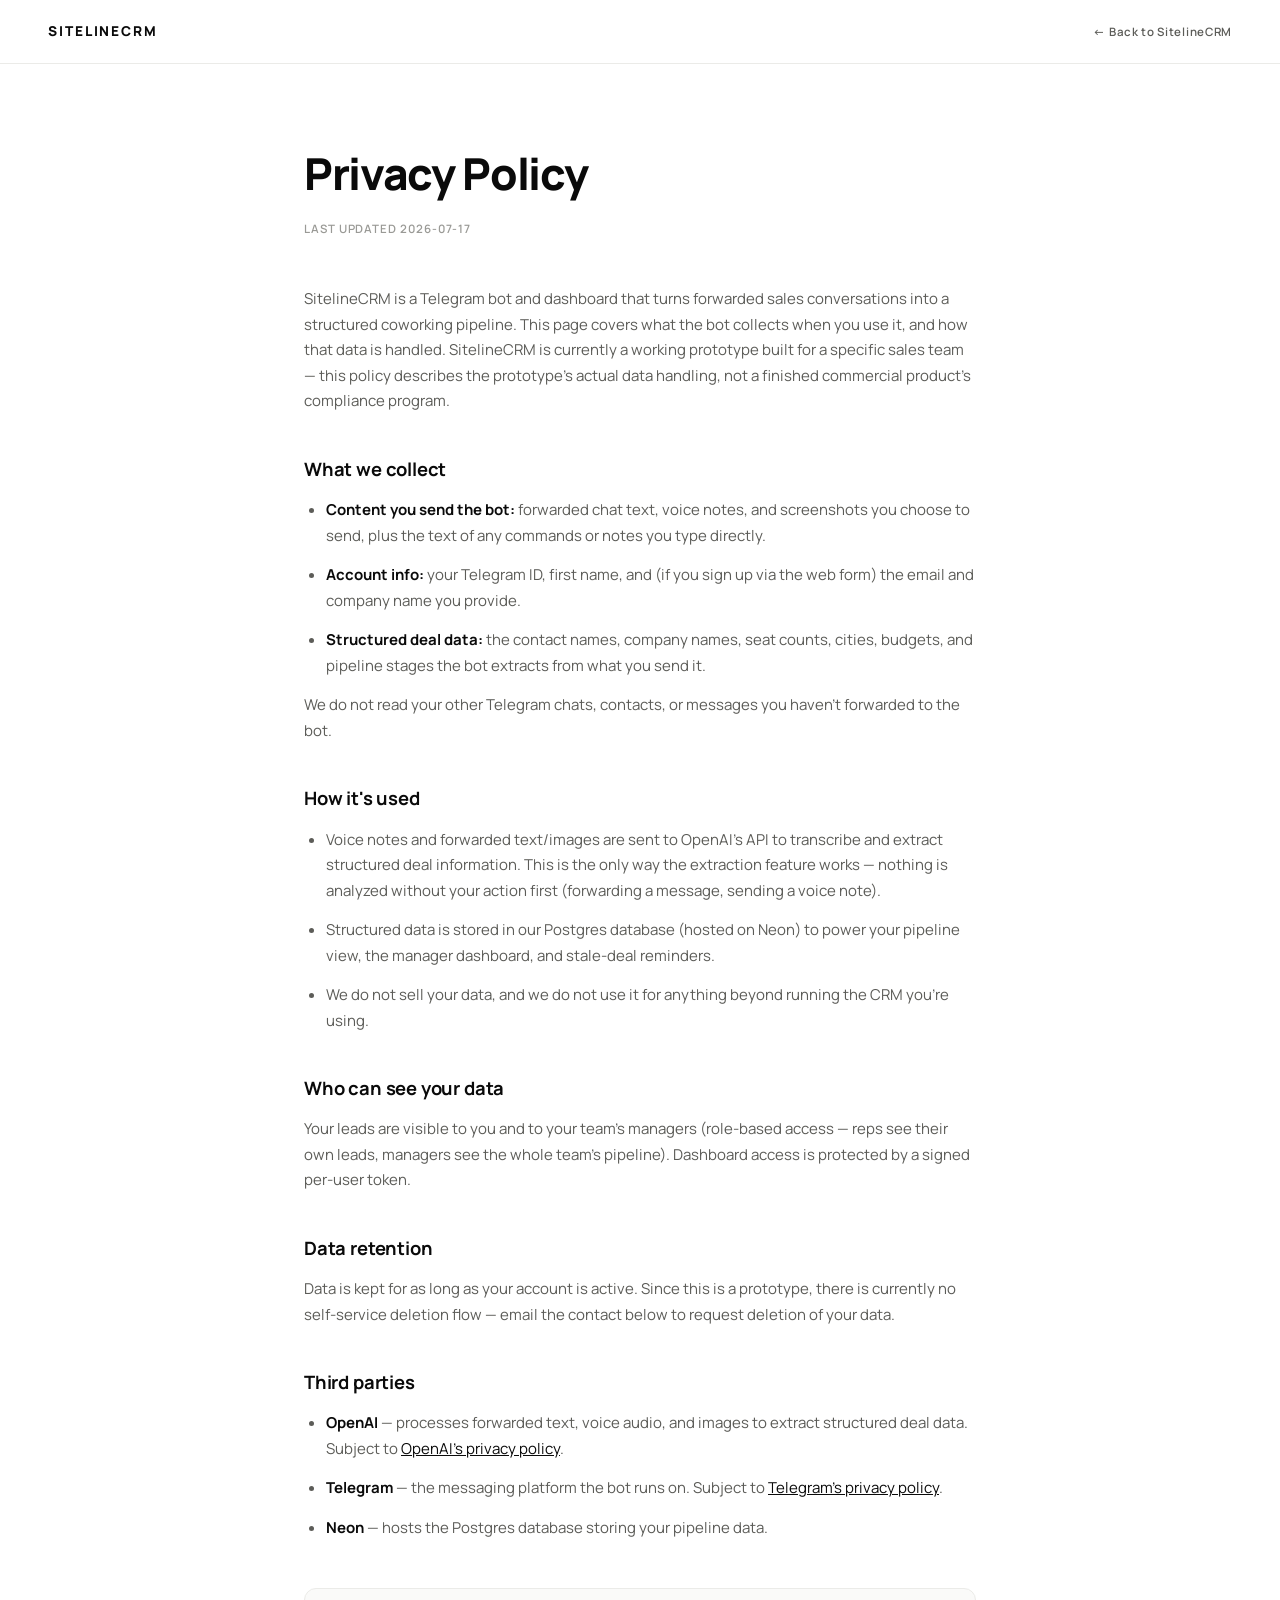
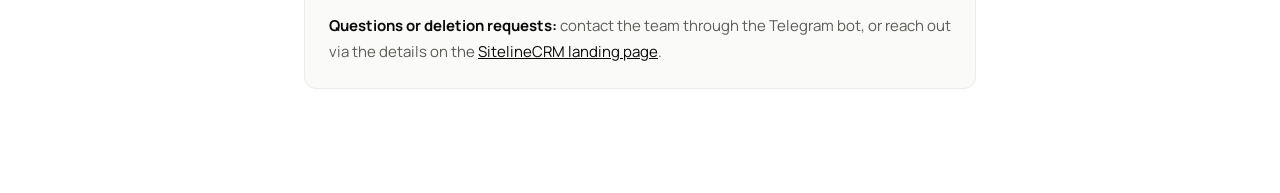
<file: landing/privacy.html>
<!DOCTYPE html>
<html lang="en">
<head>
  <meta charset="UTF-8" />
  <meta name="viewport" content="width=device-width, initial-scale=1.0" />
  <title>SitelineCRM — Privacy Policy</title>
  <meta name="description" content="What SitelineCRM's Telegram bot collects, why, and how it's used." />

  <link rel="preconnect" href="https://fonts.googleapis.com" />
  <link rel="preconnect" href="https://fonts.gstatic.com" crossorigin />
  <link href="https://fonts.googleapis.com/css2?family=Manrope:wght@400;500;600;700;800&display=swap" rel="stylesheet" />

  <style>
    :root {
      --bg:        #FFFFFF;
      --surface:   #FAFAF9;
      --surface-2: #F3F3F1;
      --border:    #EBEBE8;
      --border-2:  #DDDDD9;
      --ink:       #0A0A0A;
      --text:      #0A0A0A;
      --text-2:    #5C5C58;
      --text-3:    #9A9A96;
      --sans:      'Manrope', system-ui, sans-serif;
    }
    *, *::before, *::after { box-sizing: border-box; margin: 0; padding: 0; }
    body {
      background: var(--bg);
      color: var(--text);
      font-family: var(--sans);
      font-weight: 400;
      line-height: 1.7;
      -webkit-font-smoothing: antialiased;
    }
    a { color: var(--ink); }
    a:focus-visible { outline: 2px solid var(--ink); outline-offset: 3px; }

    nav {
      padding: 20px 48px;
      border-bottom: 1px solid var(--border);
      display: flex;
      align-items: center;
      justify-content: space-between;
    }
    .nav-logo {
      font-size: 0.85rem;
      font-weight: 800;
      color: var(--ink);
      letter-spacing: 0.14em;
      text-decoration: none;
    }
    .nav-back {
      font-size: 0.72rem;
      font-weight: 600;
      color: var(--text-2);
      text-decoration: none;
      letter-spacing: 0.06em;
    }
    .nav-back:hover { color: var(--ink); }

    main {
      max-width: 720px;
      margin: 0 auto;
      padding: 72px 24px 104px;
    }
    h1 {
      font-size: clamp(32px, 4vw, 44px);
      font-weight: 800;
      letter-spacing: -0.03em;
      margin-bottom: 8px;
    }
    .updated {
      font-size: 0.72rem;
      font-weight: 600;
      letter-spacing: 0.08em;
      text-transform: uppercase;
      color: var(--text-3);
      margin-bottom: 48px;
    }
    h2 {
      font-size: 1.15rem;
      font-weight: 700;
      letter-spacing: -0.01em;
      margin-top: 40px;
      margin-bottom: 12px;
    }
    p, li {
      font-size: 0.9375rem;
      color: var(--text-2);
      margin-bottom: 14px;
    }
    ul { padding-left: 22px; margin-bottom: 14px; }
    strong { color: var(--text); font-weight: 700; }
    .contact-box {
      margin-top: 48px;
      padding: 24px;
      background: var(--surface);
      border: 1px solid var(--border);
      border-radius: 12px;
    }
  </style>
</head>
<body>

<nav>
  <a href="index.html" class="nav-logo">SITELINECRM</a>
  <a href="index.html" class="nav-back">← Back to SitelineCRM</a>
</nav>

<main>
  <h1>Privacy Policy</h1>
  <div class="updated">Last updated 2026-07-17</div>

  <p>SitelineCRM is a Telegram bot and dashboard that turns forwarded sales conversations into a structured coworking pipeline. This page covers what the bot collects when you use it, and how that data is handled. SitelineCRM is currently a working prototype built for a specific sales team — this policy describes the prototype's actual data handling, not a finished commercial product's compliance program.</p>

  <h2>What we collect</h2>
  <ul>
    <li><strong>Content you send the bot:</strong> forwarded chat text, voice notes, and screenshots you choose to send, plus the text of any commands or notes you type directly.</li>
    <li><strong>Account info:</strong> your Telegram ID, first name, and (if you sign up via the web form) the email and company name you provide.</li>
    <li><strong>Structured deal data:</strong> the contact names, company names, seat counts, cities, budgets, and pipeline stages the bot extracts from what you send it.</li>
  </ul>
  <p>We do not read your other Telegram chats, contacts, or messages you haven't forwarded to the bot.</p>

  <h2>How it's used</h2>
  <ul>
    <li>Voice notes and forwarded text/images are sent to OpenAI's API to transcribe and extract structured deal information. This is the only way the extraction feature works — nothing is analyzed without your action first (forwarding a message, sending a voice note).</li>
    <li>Structured data is stored in our Postgres database (hosted on Neon) to power your pipeline view, the manager dashboard, and stale-deal reminders.</li>
    <li>We do not sell your data, and we do not use it for anything beyond running the CRM you're using.</li>
  </ul>

  <h2>Who can see your data</h2>
  <p>Your leads are visible to you and to your team's managers (role-based access — reps see their own leads, managers see the whole team's pipeline). Dashboard access is protected by a signed per-user token.</p>

  <h2>Data retention</h2>
  <p>Data is kept for as long as your account is active. Since this is a prototype, there is currently no self-service deletion flow — email the contact below to request deletion of your data.</p>

  <h2>Third parties</h2>
  <ul>
    <li><strong>OpenAI</strong> — processes forwarded text, voice audio, and images to extract structured deal data. Subject to <a href="https://openai.com/policies/privacy-policy" target="_blank" rel="noopener noreferrer">OpenAI's privacy policy</a>.</li>
    <li><strong>Telegram</strong> — the messaging platform the bot runs on. Subject to <a href="https://telegram.org/privacy" target="_blank" rel="noopener noreferrer">Telegram's privacy policy</a>.</li>
    <li><strong>Neon</strong> — hosts the Postgres database storing your pipeline data.</li>
  </ul>

  <div class="contact-box">
    <p style="margin-bottom:0"><strong>Questions or deletion requests:</strong> contact the team through the Telegram bot, or reach out via the details on the <a href="index.html">SitelineCRM landing page</a>.</p>
  </div>
</main>

</body>
</html>
</file>
